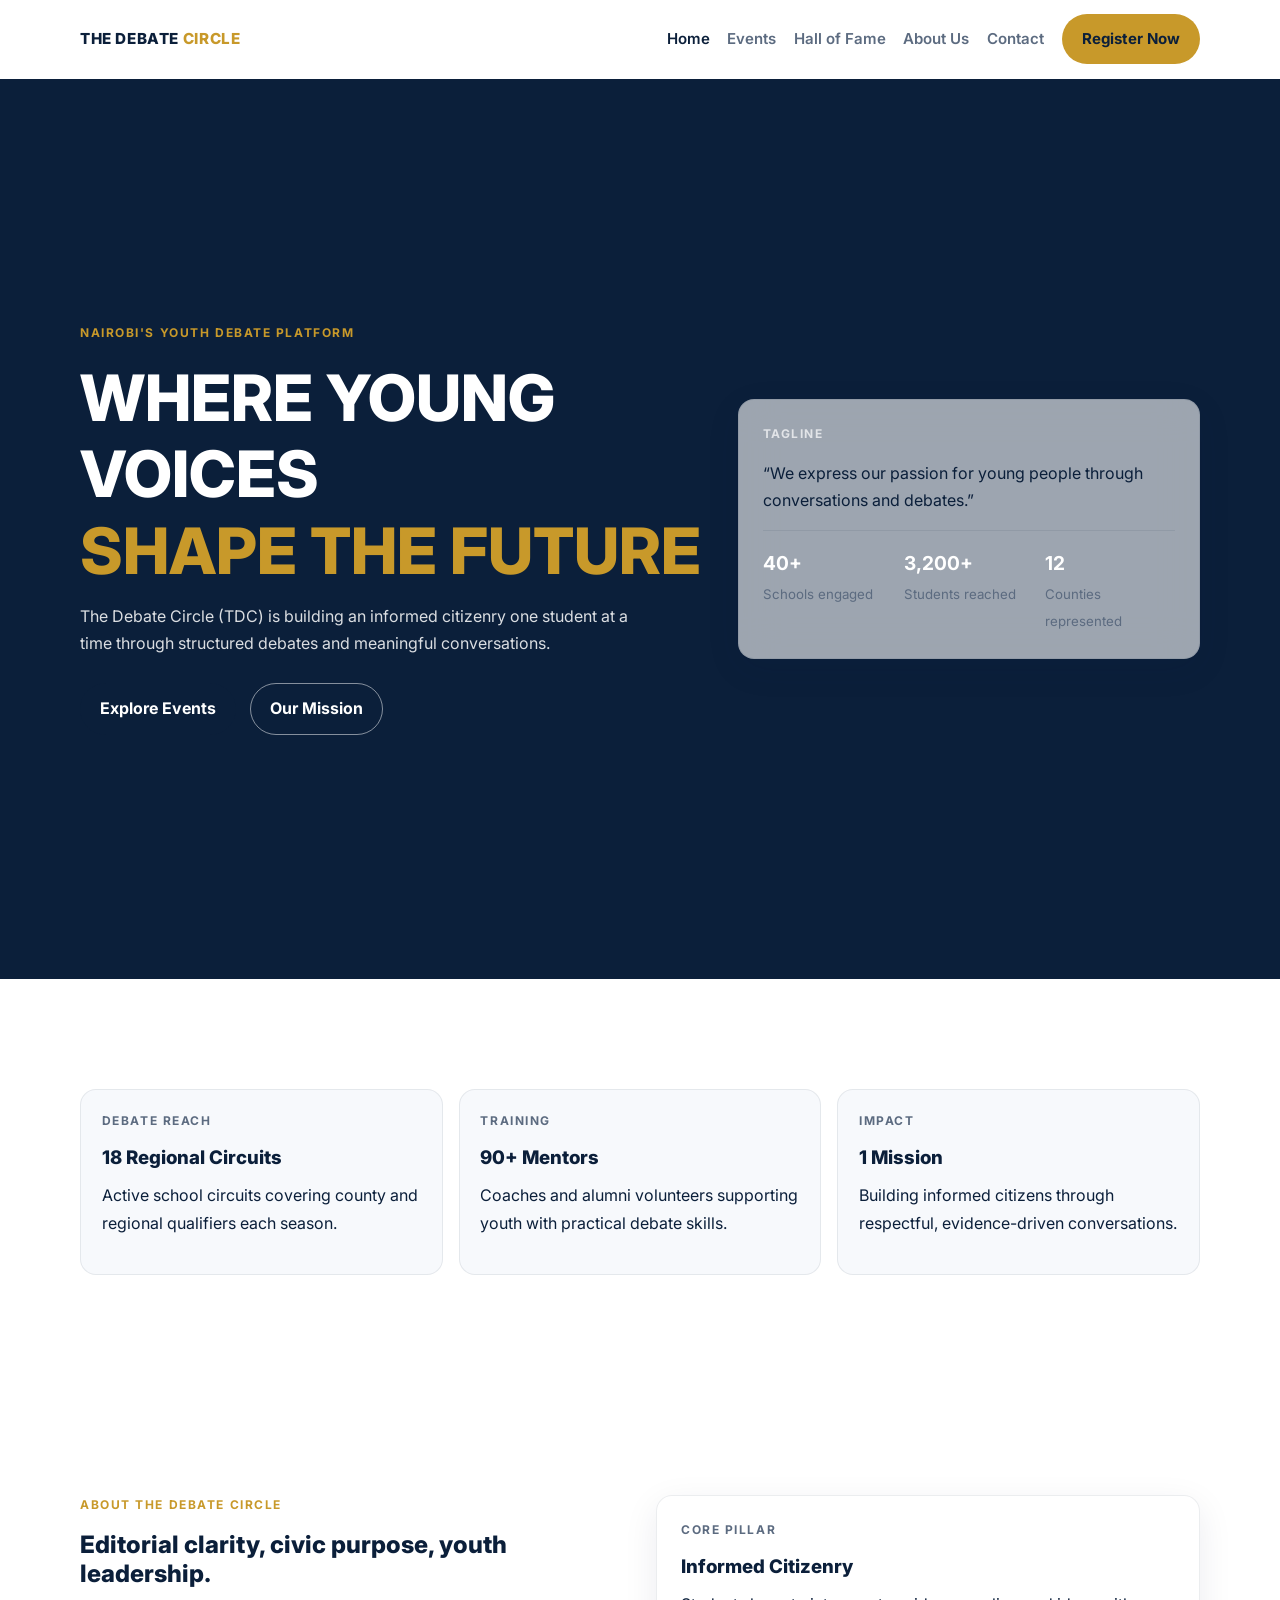
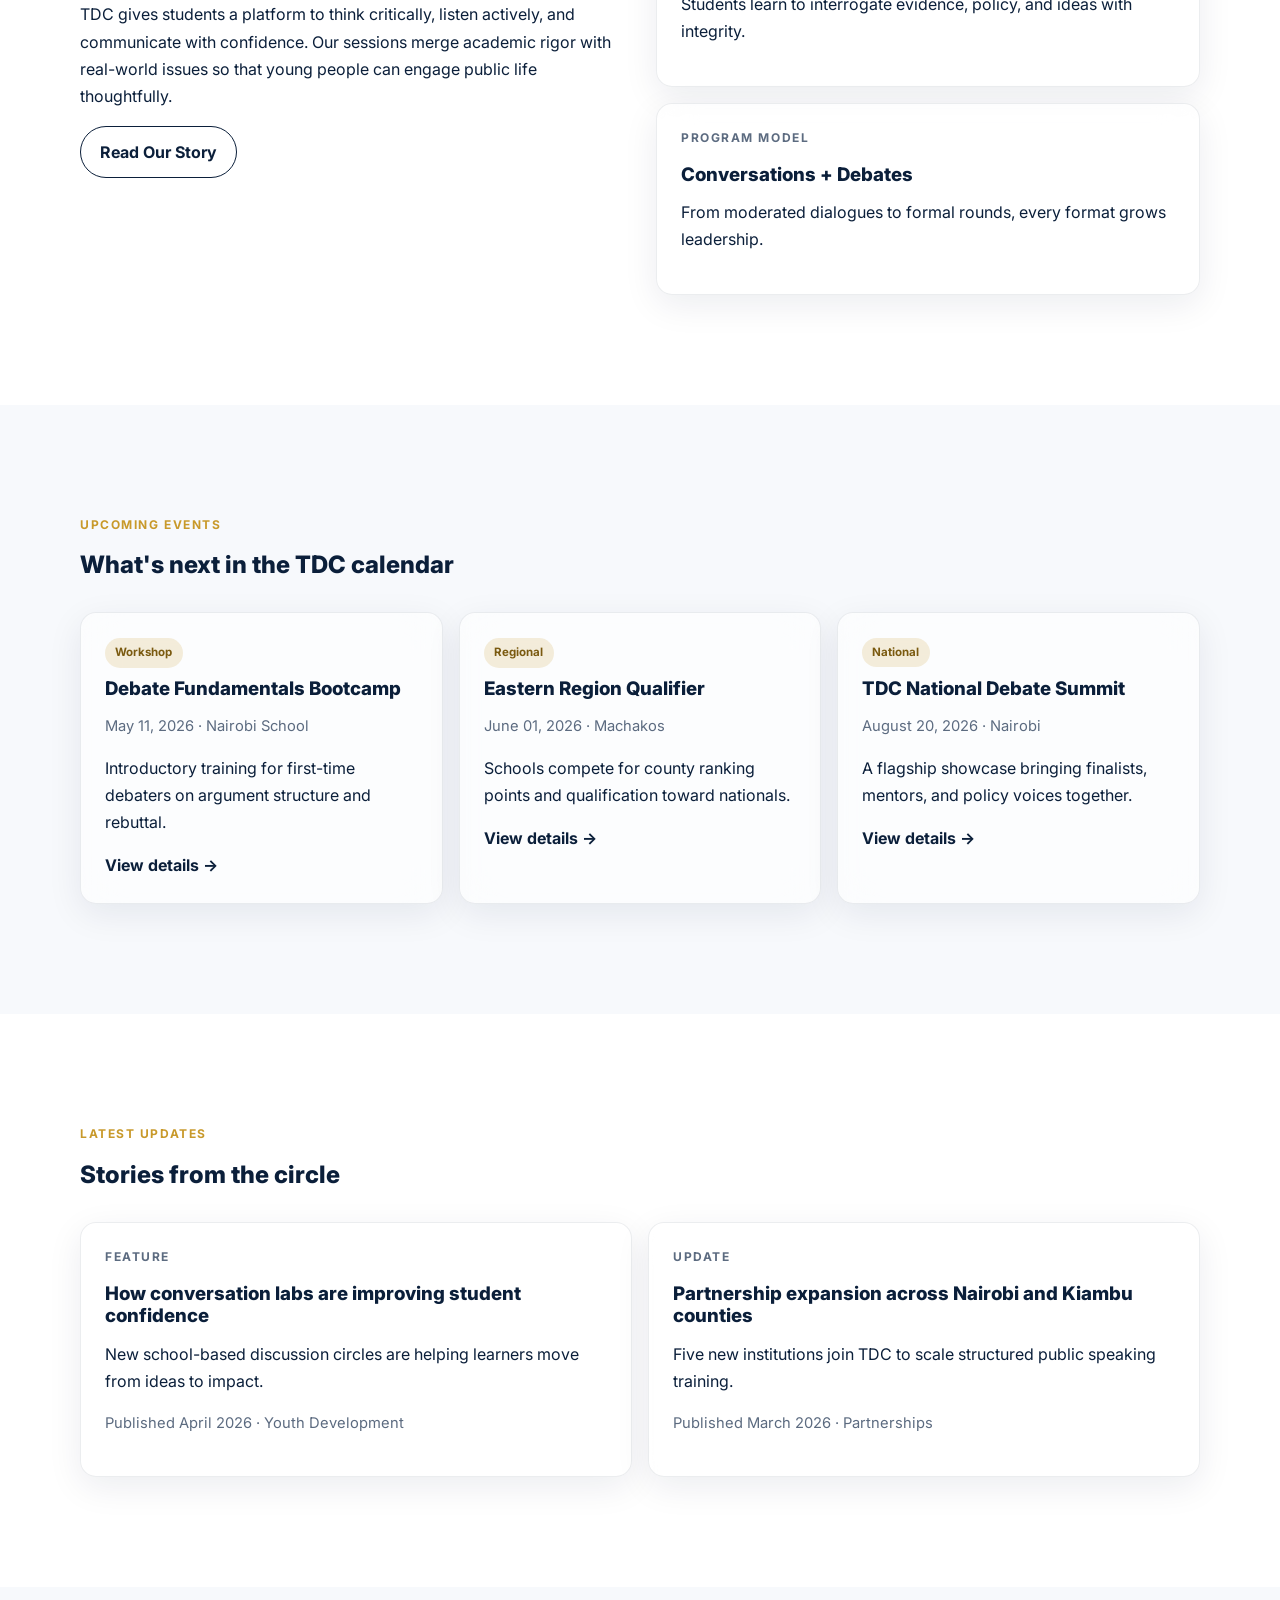
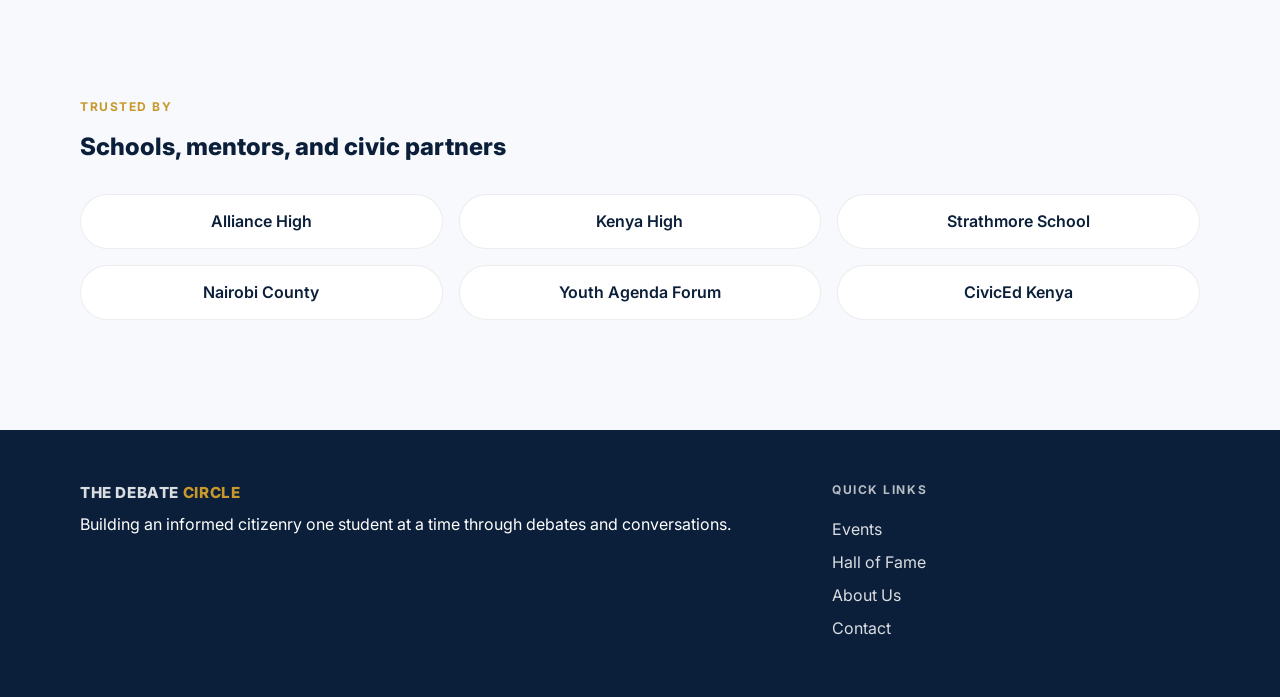
<file: index.html>
<!DOCTYPE html>
<html lang="en">
  <head>
    <meta charset="UTF-8" />
    <meta name="viewport" content="width=device-width, initial-scale=1.0" />
    <title>The Debate Circle | Home</title>
    <link rel="preconnect" href="https://fonts.googleapis.com" />
    <link rel="preconnect" href="https://fonts.gstatic.com" crossorigin />
    <link
      href="https://fonts.googleapis.com/css2?family=Inter:wght@400;500;600;700;800&display=swap"
      rel="stylesheet"
    />
    <link rel="stylesheet" href="styles.css" />
  </head>
  <body>
    <header class="site-header" id="siteHeader">
      <div class="container nav-inner">
        <a class="logo" href="index.html">THE DEBATE <span>CIRCLE</span></a>
        <button class="menu-toggle" id="menuToggle" aria-label="Toggle navigation">☰</button>
        <nav id="siteNav">
          <a href="index.html" class="active">Home</a>
          <a href="events.html">Events</a>
          <a href="hall-of-fame.html">Hall of Fame</a>
          <a href="about.html">About Us</a>
          <a href="contact.html">Contact</a>
          <a href="contact.html" class="btn btn-accent nav-cta">Register Now</a>
        </nav>
      </div>
    </header>

    <main>
      <section class="hero hero-home dark-section">
        <div class="container hero-grid">
          <div class="reveal">
            <p class="eyebrow">Nairobi's youth debate platform</p>
            <h1>
              WHERE YOUNG VOICES <br />
              <span>SHAPE THE FUTURE</span>
            </h1>
            <p class="hero-copy">
              The Debate Circle (TDC) is building an informed citizenry one student at a
              time through structured debates and meaningful conversations.
            </p>
            <div class="hero-actions">
              <a href="events.html" class="btn btn-primary">Explore Events</a>
              <a href="about.html" class="btn btn-outline-light">Our Mission</a>
            </div>
          </div>
          <div class="glass-card hero-panel reveal">
            <p class="label">Tagline</p>
            <p>
              “We express our passion for young people through conversations and debates.”
            </p>
            <div class="divider"></div>
            <div class="hero-meta">
              <div><strong>40+</strong><span>Schools engaged</span></div>
              <div><strong>3,200+</strong><span>Students reached</span></div>
              <div><strong>12</strong><span>Counties represented</span></div>
            </div>
          </div>
        </div>
      </section>

      <section class="stats-strip section-pad">
        <div class="container stats-grid reveal">
          <article>
            <p class="label">Debate Reach</p>
            <h3>18 Regional Circuits</h3>
            <p>Active school circuits covering county and regional qualifiers each season.</p>
          </article>
          <article>
            <p class="label">Training</p>
            <h3>90+ Mentors</h3>
            <p>Coaches and alumni volunteers supporting youth with practical debate skills.</p>
          </article>
          <article>
            <p class="label">Impact</p>
            <h3>1 Mission</h3>
            <p>Building informed citizens through respectful, evidence-driven conversations.</p>
          </article>
        </div>
      </section>

      <section class="section-pad">
        <div class="container split-layout">
          <div class="reveal">
            <p class="eyebrow">About The Debate Circle</p>
            <h2>Editorial clarity, civic purpose, youth leadership.</h2>
            <p>
              TDC gives students a platform to think critically, listen actively, and communicate
              with confidence. Our sessions merge academic rigor with real-world issues so that
              young people can engage public life thoughtfully.
            </p>
            <a href="about.html" class="btn btn-secondary">Read Our Story</a>
          </div>
          <div class="glass-stack reveal">
            <article class="glass-card">
              <p class="label">Core Pillar</p>
              <h3>Informed Citizenry</h3>
              <p>Students learn to interrogate evidence, policy, and ideas with integrity.</p>
            </article>
            <article class="glass-card">
              <p class="label">Program Model</p>
              <h3>Conversations + Debates</h3>
              <p>From moderated dialogues to formal rounds, every format grows leadership.</p>
            </article>
          </div>
        </div>
      </section>

      <section class="section-pad section-alt">
        <div class="container">
          <div class="section-head reveal">
            <p class="eyebrow">Upcoming Events</p>
            <h2>What's next in the TDC calendar</h2>
          </div>
          <div class="card-grid three-col">
            <article class="glass-card reveal">
              <span class="badge">Workshop</span>
              <h3>Debate Fundamentals Bootcamp</h3>
              <p class="meta">May 11, 2026 · Nairobi School</p>
              <p>Introductory training for first-time debaters on argument structure and rebuttal.</p>
              <a href="events.html" class="text-link">View details →</a>
            </article>
            <article class="glass-card reveal">
              <span class="badge">Regional</span>
              <h3>Eastern Region Qualifier</h3>
              <p class="meta">June 01, 2026 · Machakos</p>
              <p>Schools compete for county ranking points and qualification toward nationals.</p>
              <a href="events.html" class="text-link">View details →</a>
            </article>
            <article class="glass-card reveal">
              <span class="badge">National</span>
              <h3>TDC National Debate Summit</h3>
              <p class="meta">August 20, 2026 · Nairobi</p>
              <p>A flagship showcase bringing finalists, mentors, and policy voices together.</p>
              <a href="events.html" class="text-link">View details →</a>
            </article>
          </div>
        </div>
      </section>

      <section class="section-pad">
        <div class="container">
          <div class="section-head reveal">
            <p class="eyebrow">Latest Updates</p>
            <h2>Stories from the circle</h2>
          </div>
          <div class="card-grid two-col">
            <article class="glass-card reveal">
              <p class="label">Feature</p>
              <h3>How conversation labs are improving student confidence</h3>
              <p>New school-based discussion circles are helping learners move from ideas to impact.</p>
              <p class="meta">Published April 2026 · Youth Development</p>
            </article>
            <article class="glass-card reveal">
              <p class="label">Update</p>
              <h3>Partnership expansion across Nairobi and Kiambu counties</h3>
              <p>Five new institutions join TDC to scale structured public speaking training.</p>
              <p class="meta">Published March 2026 · Partnerships</p>
            </article>
          </div>
        </div>
      </section>

      <section class="section-pad section-alt">
        <div class="container reveal">
          <div class="section-head">
            <p class="eyebrow">Trusted By</p>
            <h2>Schools, mentors, and civic partners</h2>
          </div>
          <div class="partners-strip">
            <span>Alliance High</span><span>Kenya High</span><span>Strathmore School</span>
            <span>Nairobi County</span><span>Youth Agenda Forum</span><span>CivicEd Kenya</span>
          </div>
        </div>
      </section>
    </main>

    <footer class="site-footer dark-section">
      <div class="container footer-grid">
        <div>
          <a class="logo" href="index.html">THE DEBATE <span>CIRCLE</span></a>
          <p>Building an informed citizenry one student at a time through debates and conversations.</p>
        </div>
        <div>
          <p class="label">Quick Links</p>
          <a href="events.html">Events</a>
          <a href="hall-of-fame.html">Hall of Fame</a>
          <a href="about.html">About Us</a>
          <a href="contact.html">Contact</a>
        </div>
      </div>
    </footer>
    <script src="script.js"></script>
  </body>
</html>
</file>
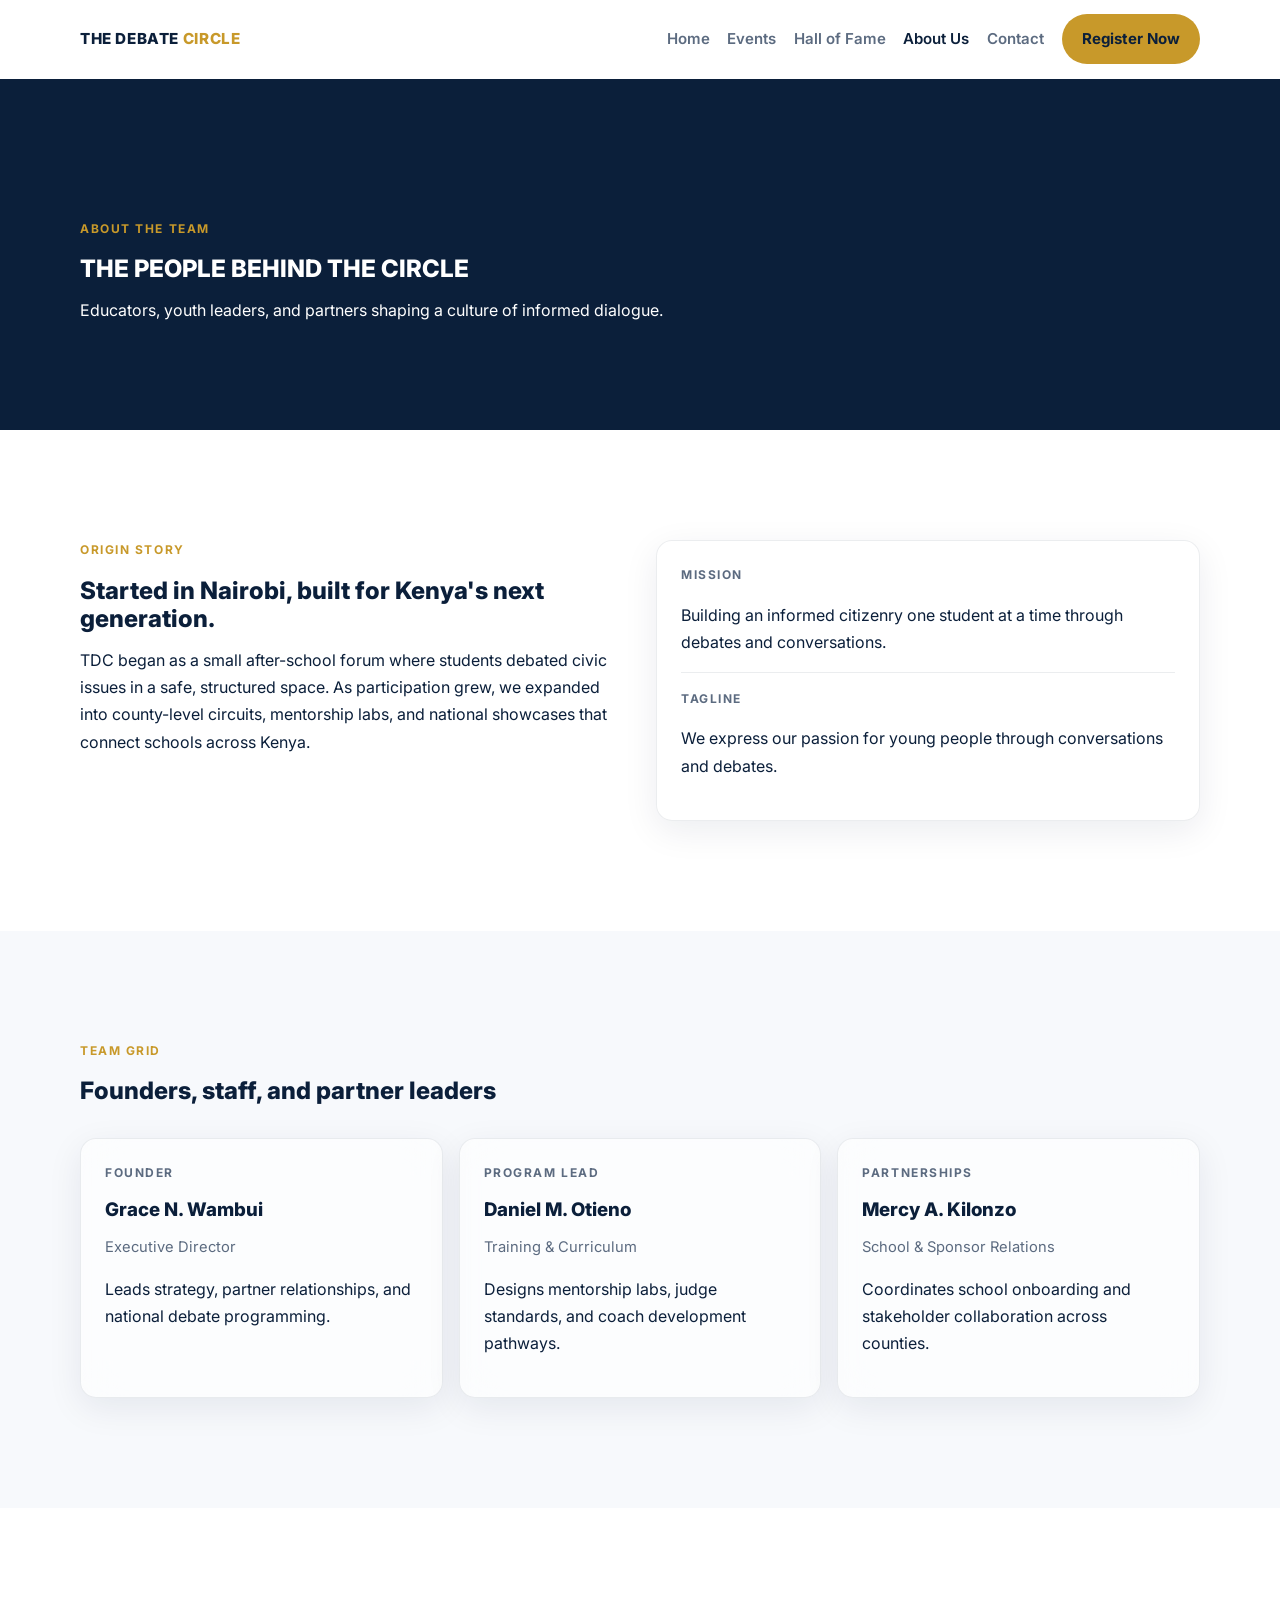
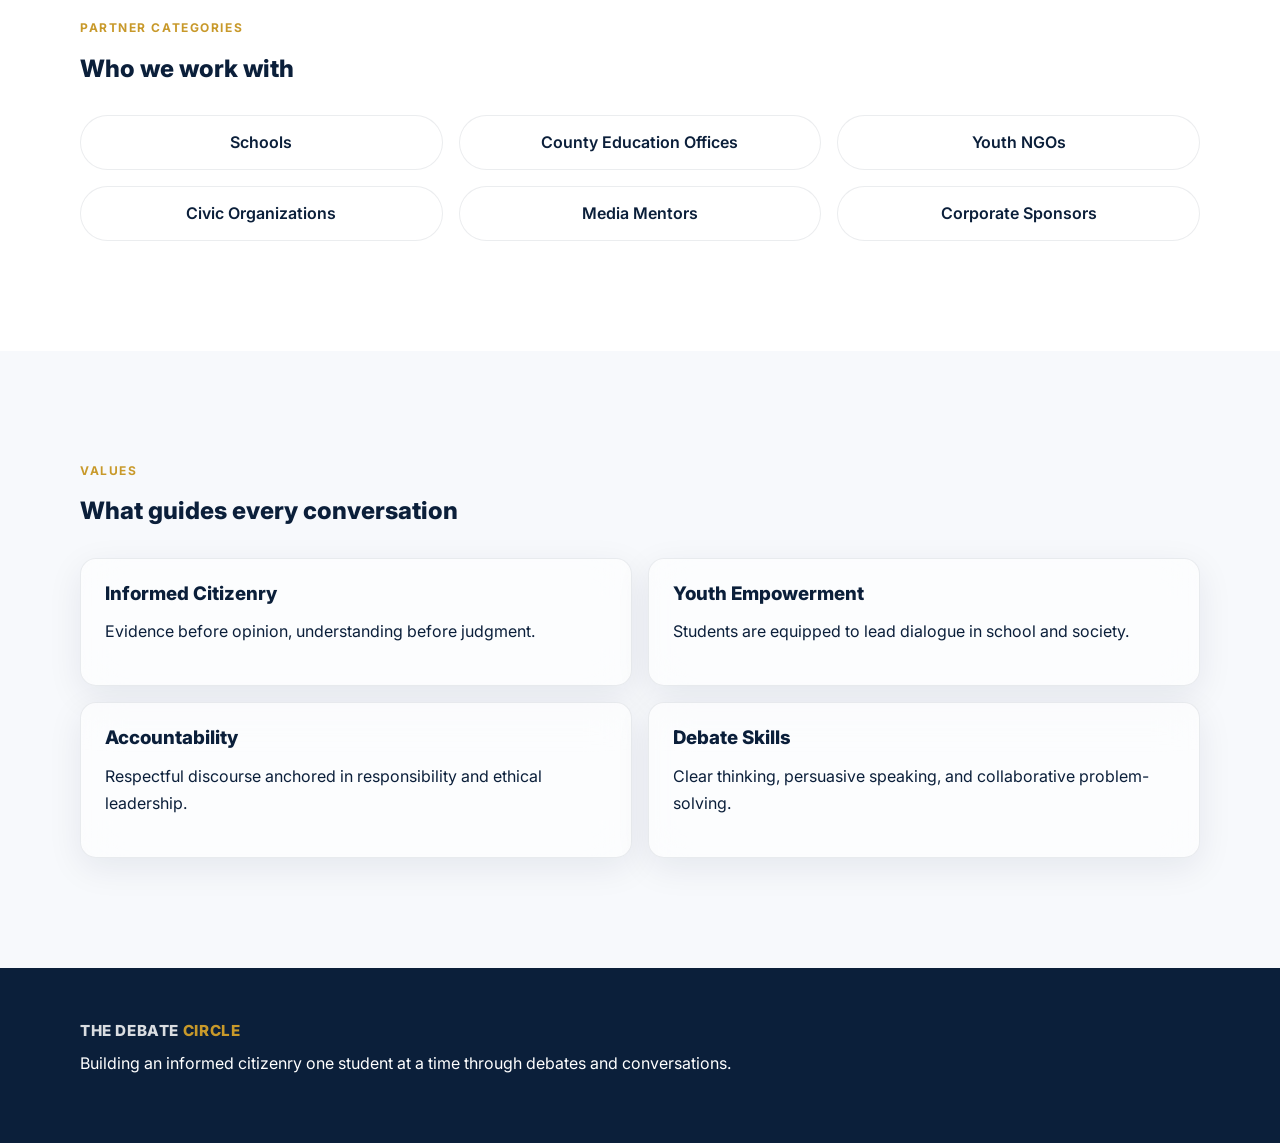
<file: about.html>
<!DOCTYPE html>
<html lang="en">
  <head>
    <meta charset="UTF-8" />
    <meta name="viewport" content="width=device-width, initial-scale=1.0" />
    <title>The Debate Circle | About the Team</title>
    <link rel="preconnect" href="https://fonts.googleapis.com" />
    <link rel="preconnect" href="https://fonts.gstatic.com" crossorigin />
    <link
      href="https://fonts.googleapis.com/css2?family=Inter:wght@400;500;600;700;800&display=swap"
      rel="stylesheet"
    />
    <link rel="stylesheet" href="styles.css" />
  </head>
  <body>
    <header class="site-header" id="siteHeader">
      <div class="container nav-inner">
        <a class="logo" href="index.html">THE DEBATE <span>CIRCLE</span></a>
        <button class="menu-toggle" id="menuToggle" aria-label="Toggle navigation">☰</button>
        <nav id="siteNav">
          <a href="index.html">Home</a>
          <a href="events.html">Events</a>
          <a href="hall-of-fame.html">Hall of Fame</a>
          <a href="about.html" class="active">About Us</a>
          <a href="contact.html">Contact</a>
          <a href="contact.html" class="btn btn-accent nav-cta">Register Now</a>
        </nav>
      </div>
    </header>

    <main>
      <section class="page-hero dark-section">
        <div class="container reveal">
          <p class="eyebrow">About The Team</p>
          <h1>THE PEOPLE BEHIND THE CIRCLE</h1>
          <p>Educators, youth leaders, and partners shaping a culture of informed dialogue.</p>
        </div>
      </section>

      <section class="section-pad">
        <div class="container split-layout">
          <div class="reveal">
            <p class="eyebrow">Origin Story</p>
            <h2>Started in Nairobi, built for Kenya's next generation.</h2>
            <p>
              TDC began as a small after-school forum where students debated civic issues in a
              safe, structured space. As participation grew, we expanded into county-level circuits,
              mentorship labs, and national showcases that connect schools across Kenya.
            </p>
          </div>
          <div class="glass-card reveal">
            <p class="label">Mission</p>
            <p>Building an informed citizenry one student at a time through debates and conversations.</p>
            <div class="divider"></div>
            <p class="label">Tagline</p>
            <p>We express our passion for young people through conversations and debates.</p>
          </div>
        </div>
      </section>

      <section class="section-pad section-alt">
        <div class="container">
          <div class="section-head reveal">
            <p class="eyebrow">Team Grid</p>
            <h2>Founders, staff, and partner leaders</h2>
          </div>
          <div class="card-grid three-col">
            <article class="glass-card reveal">
              <p class="label">Founder</p>
              <h3>Grace N. Wambui</h3>
              <p class="meta">Executive Director</p>
              <p>Leads strategy, partner relationships, and national debate programming.</p>
            </article>
            <article class="glass-card reveal">
              <p class="label">Program Lead</p>
              <h3>Daniel M. Otieno</h3>
              <p class="meta">Training & Curriculum</p>
              <p>Designs mentorship labs, judge standards, and coach development pathways.</p>
            </article>
            <article class="glass-card reveal">
              <p class="label">Partnerships</p>
              <h3>Mercy A. Kilonzo</h3>
              <p class="meta">School & Sponsor Relations</p>
              <p>Coordinates school onboarding and stakeholder collaboration across counties.</p>
            </article>
          </div>
        </div>
      </section>

      <section class="section-pad">
        <div class="container reveal">
          <div class="section-head">
            <p class="eyebrow">Partner Categories</p>
            <h2>Who we work with</h2>
          </div>
          <div class="partners-strip categories">
            <span>Schools</span><span>County Education Offices</span><span>Youth NGOs</span>
            <span>Civic Organizations</span><span>Media Mentors</span><span>Corporate Sponsors</span>
          </div>
        </div>
      </section>

      <section class="section-pad section-alt">
        <div class="container">
          <div class="section-head reveal">
            <p class="eyebrow">Values</p>
            <h2>What guides every conversation</h2>
          </div>
          <div class="card-grid two-col">
            <article class="glass-card reveal"><h3>Informed Citizenry</h3><p>Evidence before opinion, understanding before judgment.</p></article>
            <article class="glass-card reveal"><h3>Youth Empowerment</h3><p>Students are equipped to lead dialogue in school and society.</p></article>
            <article class="glass-card reveal"><h3>Accountability</h3><p>Respectful discourse anchored in responsibility and ethical leadership.</p></article>
            <article class="glass-card reveal"><h3>Debate Skills</h3><p>Clear thinking, persuasive speaking, and collaborative problem-solving.</p></article>
          </div>
        </div>
      </section>
    </main>

    <footer class="site-footer dark-section">
      <div class="container footer-grid">
        <div>
          <a class="logo" href="index.html">THE DEBATE <span>CIRCLE</span></a>
          <p>Building an informed citizenry one student at a time through debates and conversations.</p>
        </div>
      </div>
    </footer>
    <script src="script.js"></script>
  </body>
</html>
</file>
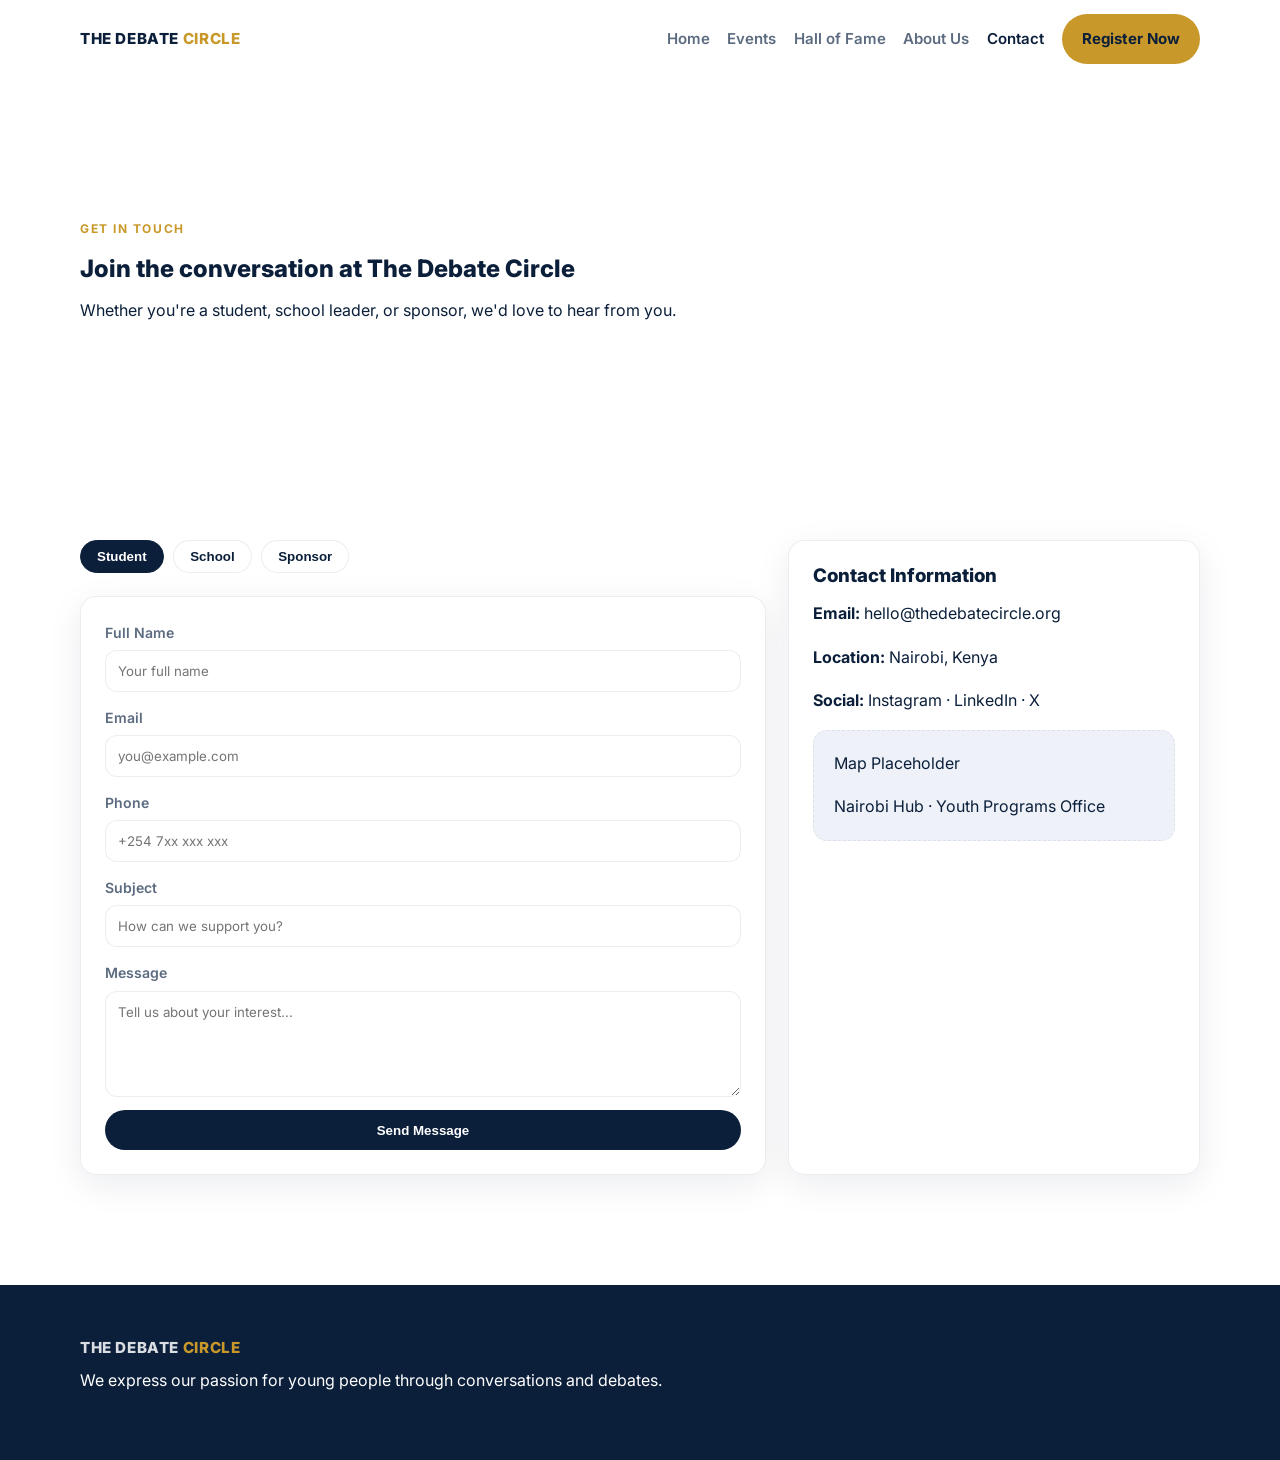
<file: contact.html>
<!DOCTYPE html>
<html lang="en">
  <head>
    <meta charset="UTF-8" />
    <meta name="viewport" content="width=device-width, initial-scale=1.0" />
    <title>The Debate Circle | Contact</title>
    <link rel="preconnect" href="https://fonts.googleapis.com" />
    <link rel="preconnect" href="https://fonts.gstatic.com" crossorigin />
    <link
      href="https://fonts.googleapis.com/css2?family=Inter:wght@400;500;600;700;800&display=swap"
      rel="stylesheet"
    />
    <link rel="stylesheet" href="styles.css" />
  </head>
  <body>
    <header class="site-header" id="siteHeader">
      <div class="container nav-inner">
        <a class="logo" href="index.html">THE DEBATE <span>CIRCLE</span></a>
        <button class="menu-toggle" id="menuToggle" aria-label="Toggle navigation">☰</button>
        <nav id="siteNav">
          <a href="index.html">Home</a>
          <a href="events.html">Events</a>
          <a href="hall-of-fame.html">Hall of Fame</a>
          <a href="about.html">About Us</a>
          <a href="contact.html" class="active">Contact</a>
          <a href="contact.html" class="btn btn-accent nav-cta">Register Now</a>
        </nav>
      </div>
    </header>

    <main>
      <section class="page-hero light-hero">
        <div class="container reveal">
          <p class="eyebrow">Get In Touch</p>
          <h1>Join the conversation at The Debate Circle</h1>
          <p>Whether you're a student, school leader, or sponsor, we'd love to hear from you.</p>
        </div>
      </section>

      <section class="section-pad">
        <div class="container contact-grid">
          <div class="reveal">
            <div class="tabs" data-tab-group="contact-tabs">
              <button class="tab-btn active" data-tab="student">Student</button>
              <button class="tab-btn" data-tab="school">School</button>
              <button class="tab-btn" data-tab="sponsor">Sponsor</button>
            </div>
            <form class="glass-card contact-form" id="contactForm">
              <label>
                Full Name
                <input type="text" name="name" placeholder="Your full name" required />
              </label>
              <label>
                Email
                <input type="email" name="email" placeholder="you@example.com" required />
              </label>
              <label>
                Phone
                <input type="tel" name="phone" placeholder="+254 7xx xxx xxx" />
              </label>
              <label>
                Subject
                <input type="text" name="subject" id="subjectInput" placeholder="How can we support you?" required />
              </label>
              <label>
                Message
                <textarea name="message" rows="5" placeholder="Tell us about your interest..." required></textarea>
              </label>
              <button type="submit" class="btn btn-primary">Send Message</button>
            </form>
          </div>

          <aside class="glass-card reveal contact-info">
            <h3>Contact Information</h3>
            <p><strong>Email:</strong> hello@thedebatecircle.org</p>
            <p><strong>Location:</strong> Nairobi, Kenya</p>
            <p><strong>Social:</strong> Instagram · LinkedIn · X</p>
            <div class="map-placeholder">
              <p>Map Placeholder</p>
              <span>Nairobi Hub · Youth Programs Office</span>
            </div>
          </aside>
        </div>
      </section>
    </main>

    <footer class="site-footer dark-section">
      <div class="container footer-grid">
        <div>
          <a class="logo" href="index.html">THE DEBATE <span>CIRCLE</span></a>
          <p>We express our passion for young people through conversations and debates.</p>
        </div>
      </div>
    </footer>
    <script src="script.js"></script>
  </body>
</html>
</file>
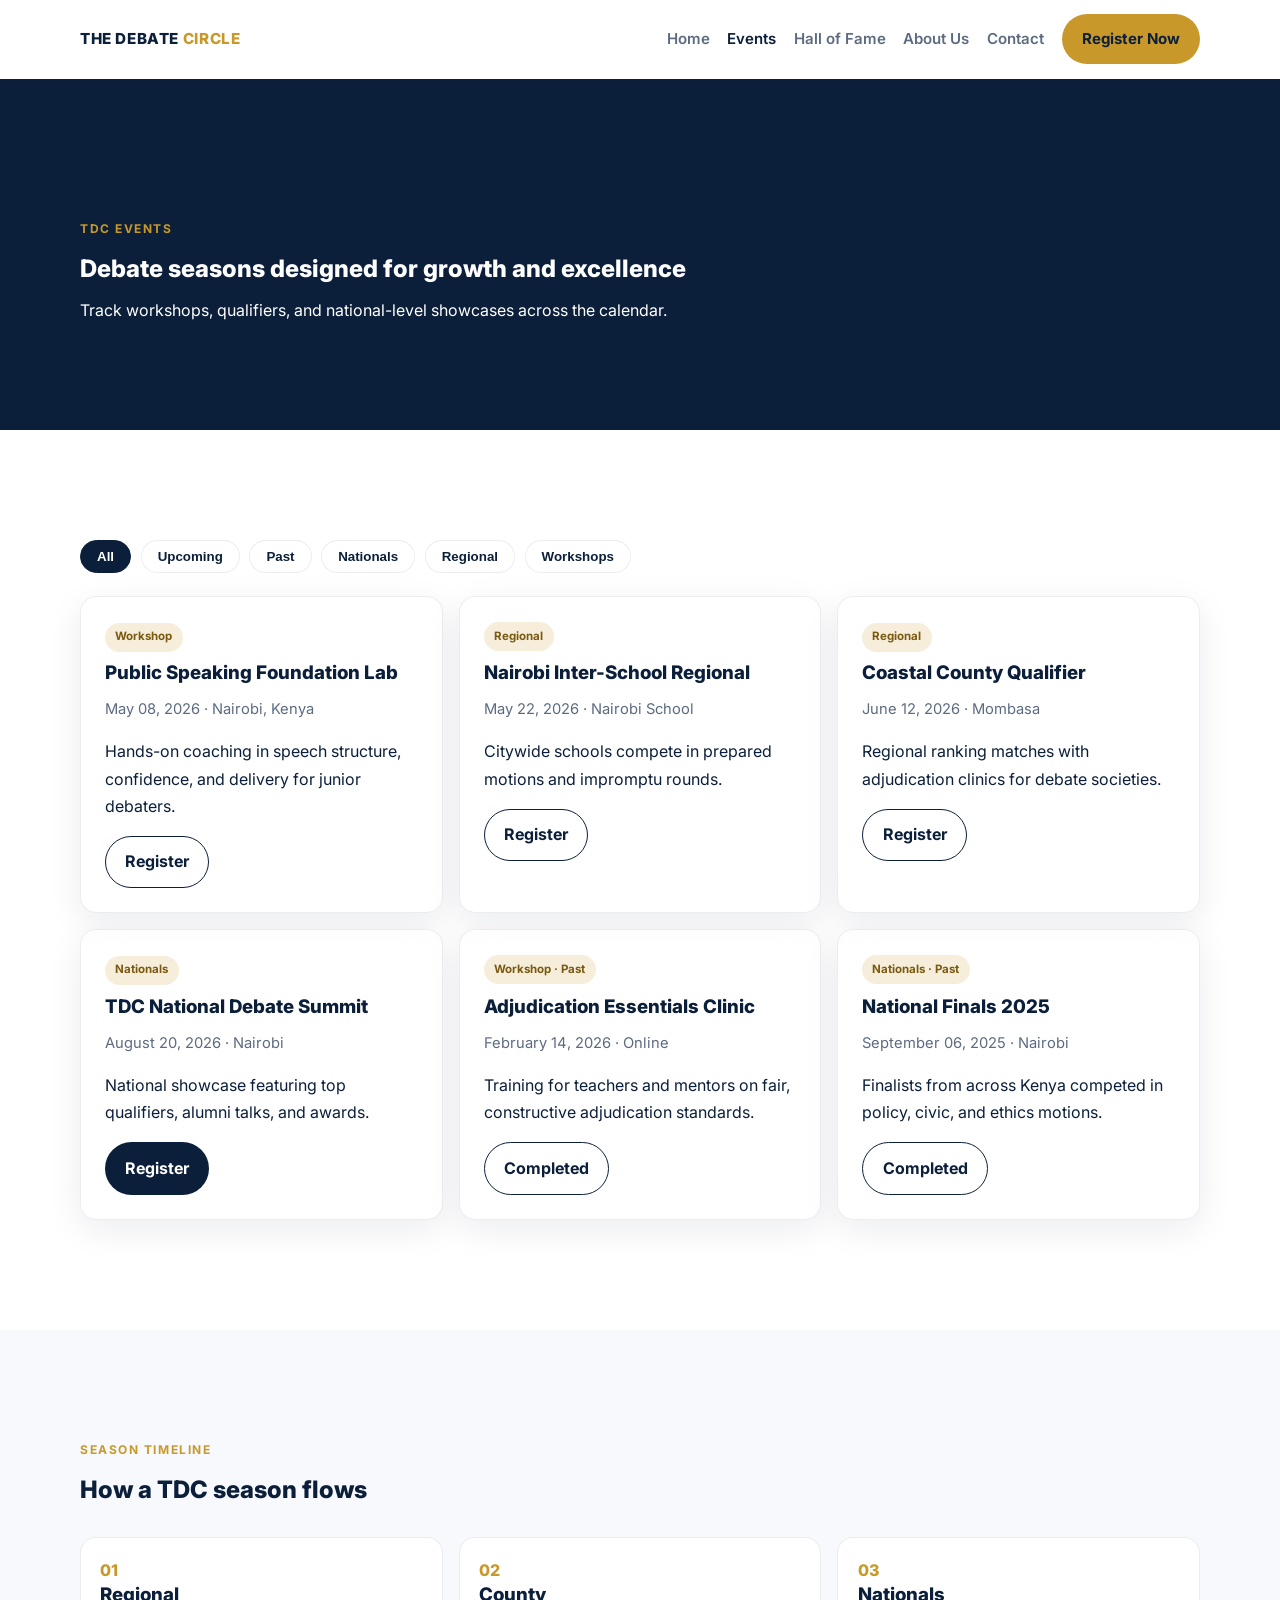
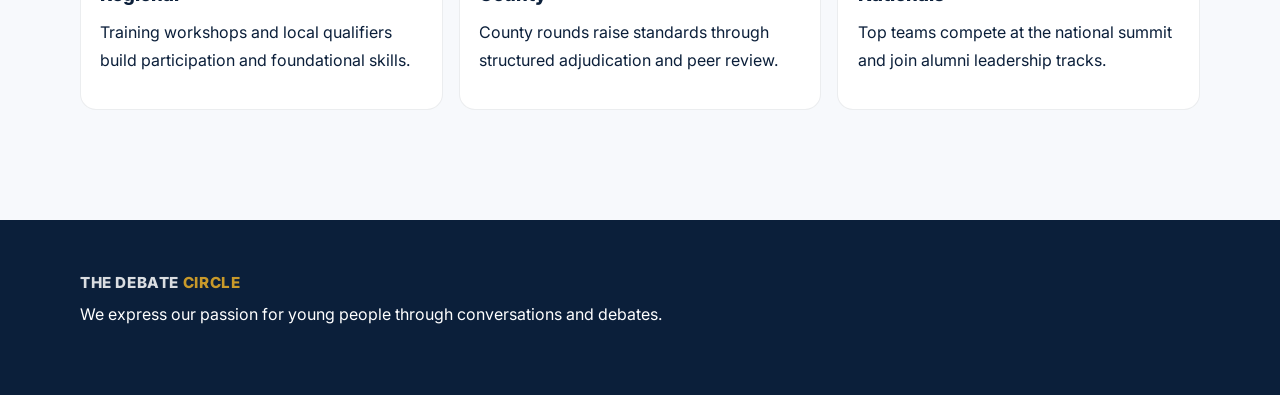
<file: events.html>
<!DOCTYPE html>
<html lang="en">
  <head>
    <meta charset="UTF-8" />
    <meta name="viewport" content="width=device-width, initial-scale=1.0" />
    <title>The Debate Circle | Events</title>
    <link rel="preconnect" href="https://fonts.googleapis.com" />
    <link rel="preconnect" href="https://fonts.gstatic.com" crossorigin />
    <link
      href="https://fonts.googleapis.com/css2?family=Inter:wght@400;500;600;700;800&display=swap"
      rel="stylesheet"
    />
    <link rel="stylesheet" href="styles.css" />
  </head>
  <body>
    <header class="site-header" id="siteHeader">
      <div class="container nav-inner">
        <a class="logo" href="index.html">THE DEBATE <span>CIRCLE</span></a>
        <button class="menu-toggle" id="menuToggle" aria-label="Toggle navigation">☰</button>
        <nav id="siteNav">
          <a href="index.html">Home</a>
          <a href="events.html" class="active">Events</a>
          <a href="hall-of-fame.html">Hall of Fame</a>
          <a href="about.html">About Us</a>
          <a href="contact.html">Contact</a>
          <a href="contact.html" class="btn btn-accent nav-cta">Register Now</a>
        </nav>
      </div>
    </header>

    <main>
      <section class="page-hero dark-section">
        <div class="container reveal">
          <p class="eyebrow">TDC Events</p>
          <h1>Debate seasons designed for growth and excellence</h1>
          <p>Track workshops, qualifiers, and national-level showcases across the calendar.</p>
        </div>
      </section>

      <section class="section-pad">
        <div class="container">
          <div class="filter-bar reveal" id="eventFilters">
            <button class="filter-btn active" data-filter="all">All</button>
            <button class="filter-btn" data-filter="upcoming">Upcoming</button>
            <button class="filter-btn" data-filter="past">Past</button>
            <button class="filter-btn" data-filter="nationals">Nationals</button>
            <button class="filter-btn" data-filter="regional">Regional</button>
            <button class="filter-btn" data-filter="workshops">Workshops</button>
          </div>

          <div class="card-grid three-col" id="eventGrid">
            <article class="glass-card reveal event-card" data-tags="upcoming workshops">
              <span class="badge">Workshop</span>
              <h3>Public Speaking Foundation Lab</h3>
              <p class="meta">May 08, 2026 · Nairobi, Kenya</p>
              <p>Hands-on coaching in speech structure, confidence, and delivery for junior debaters.</p>
              <a href="contact.html" class="btn btn-secondary">Register</a>
            </article>
            <article class="glass-card reveal event-card" data-tags="upcoming regional">
              <span class="badge">Regional</span>
              <h3>Nairobi Inter-School Regional</h3>
              <p class="meta">May 22, 2026 · Nairobi School</p>
              <p>Citywide schools compete in prepared motions and impromptu rounds.</p>
              <a href="contact.html" class="btn btn-secondary">Register</a>
            </article>
            <article class="glass-card reveal event-card" data-tags="upcoming regional">
              <span class="badge">Regional</span>
              <h3>Coastal County Qualifier</h3>
              <p class="meta">June 12, 2026 · Mombasa</p>
              <p>Regional ranking matches with adjudication clinics for debate societies.</p>
              <a href="contact.html" class="btn btn-secondary">Register</a>
            </article>
            <article class="glass-card reveal event-card" data-tags="upcoming nationals">
              <span class="badge">Nationals</span>
              <h3>TDC National Debate Summit</h3>
              <p class="meta">August 20, 2026 · Nairobi</p>
              <p>National showcase featuring top qualifiers, alumni talks, and awards.</p>
              <a href="contact.html" class="btn btn-primary">Register</a>
            </article>
            <article class="glass-card reveal event-card muted" data-tags="past workshops">
              <span class="badge">Workshop · Past</span>
              <h3>Adjudication Essentials Clinic</h3>
              <p class="meta">February 14, 2026 · Online</p>
              <p>Training for teachers and mentors on fair, constructive adjudication standards.</p>
              <a href="#" class="btn btn-secondary" aria-disabled="true">Completed</a>
            </article>
            <article class="glass-card reveal event-card muted" data-tags="past nationals">
              <span class="badge">Nationals · Past</span>
              <h3>National Finals 2025</h3>
              <p class="meta">September 06, 2025 · Nairobi</p>
              <p>Finalists from across Kenya competed in policy, civic, and ethics motions.</p>
              <a href="#" class="btn btn-secondary" aria-disabled="true">Completed</a>
            </article>
          </div>
        </div>
      </section>

      <section class="section-pad section-alt">
        <div class="container reveal">
          <div class="section-head">
            <p class="eyebrow">Season Timeline</p>
            <h2>How a TDC season flows</h2>
          </div>
          <div class="timeline">
            <div class="timeline-step">
              <span>01</span>
              <h3>Regional</h3>
              <p>Training workshops and local qualifiers build participation and foundational skills.</p>
            </div>
            <div class="timeline-step">
              <span>02</span>
              <h3>County</h3>
              <p>County rounds raise standards through structured adjudication and peer review.</p>
            </div>
            <div class="timeline-step">
              <span>03</span>
              <h3>Nationals</h3>
              <p>Top teams compete at the national summit and join alumni leadership tracks.</p>
            </div>
          </div>
        </div>
      </section>
    </main>

    <footer class="site-footer dark-section">
      <div class="container footer-grid">
        <div>
          <a class="logo" href="index.html">THE DEBATE <span>CIRCLE</span></a>
          <p>We express our passion for young people through conversations and debates.</p>
        </div>
      </div>
    </footer>
    <script src="script.js"></script>
  </body>
</html>
</file>
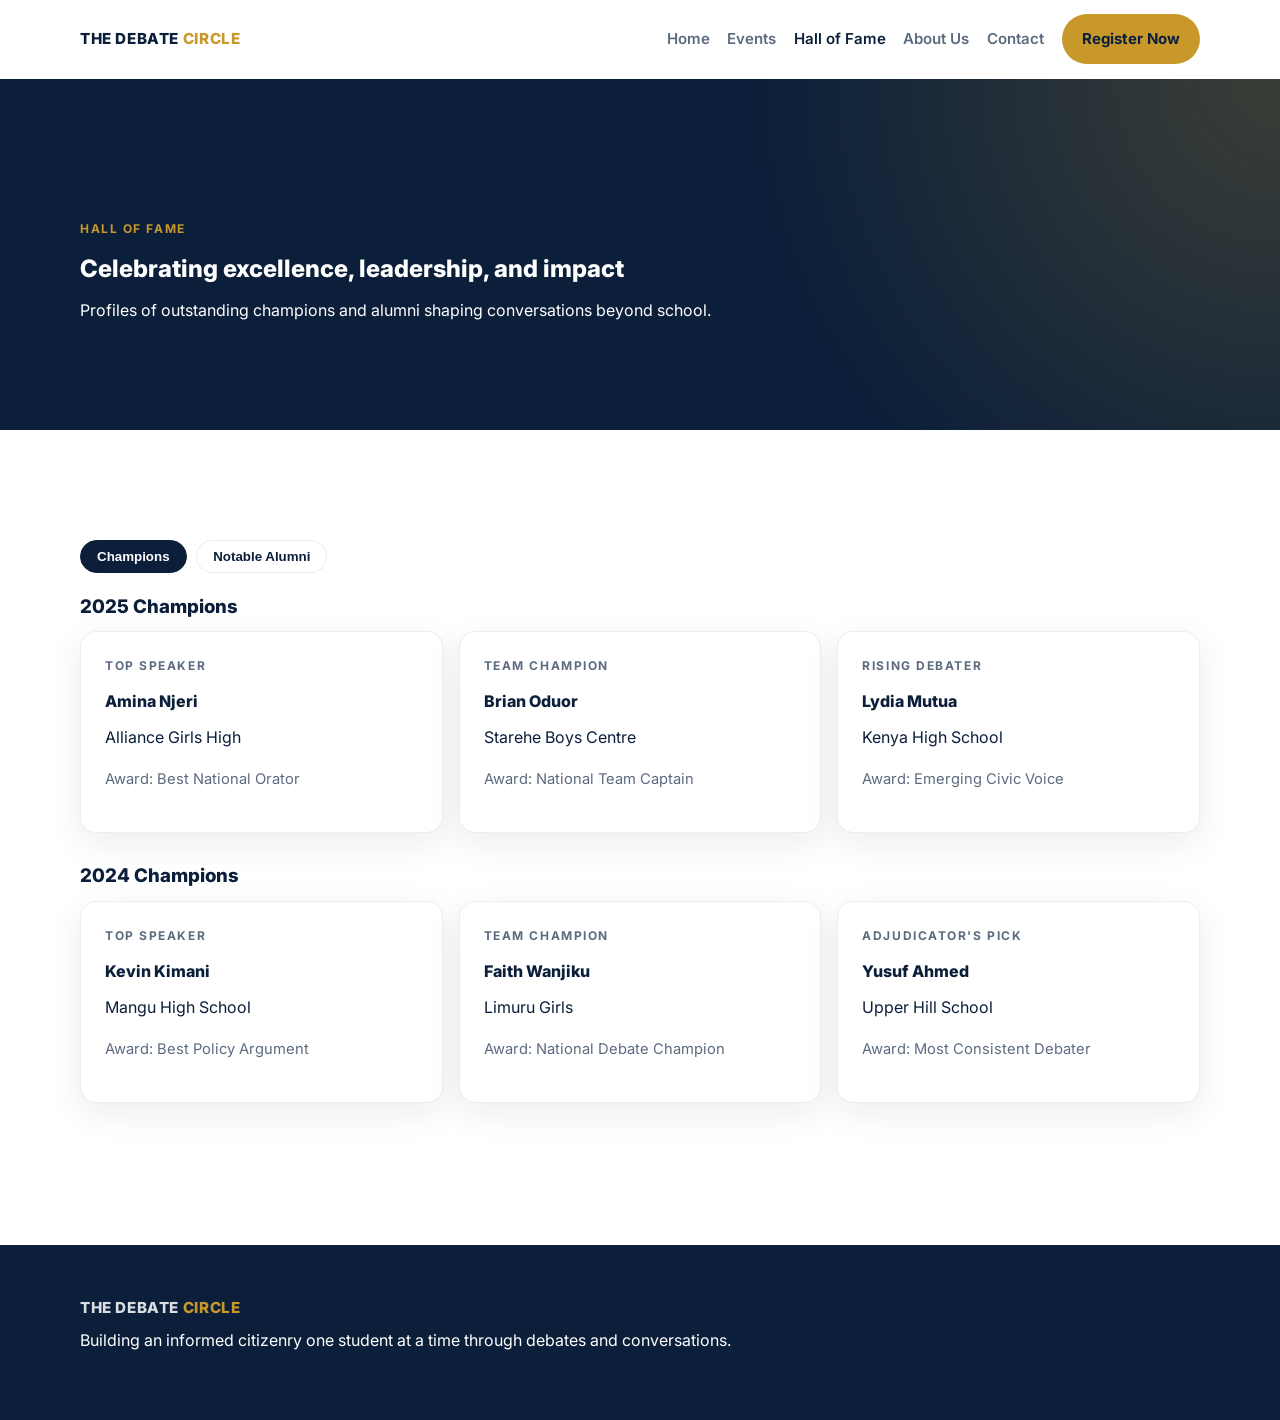
<file: hall-of-fame.html>
<!DOCTYPE html>
<html lang="en">
  <head>
    <meta charset="UTF-8" />
    <meta name="viewport" content="width=device-width, initial-scale=1.0" />
    <title>The Debate Circle | Hall of Fame</title>
    <link rel="preconnect" href="https://fonts.googleapis.com" />
    <link rel="preconnect" href="https://fonts.gstatic.com" crossorigin />
    <link
      href="https://fonts.googleapis.com/css2?family=Inter:wght@400;500;600;700;800&display=swap"
      rel="stylesheet"
    />
    <link rel="stylesheet" href="styles.css" />
  </head>
  <body>
    <header class="site-header" id="siteHeader">
      <div class="container nav-inner">
        <a class="logo" href="index.html">THE DEBATE <span>CIRCLE</span></a>
        <button class="menu-toggle" id="menuToggle" aria-label="Toggle navigation">☰</button>
        <nav id="siteNav">
          <a href="index.html">Home</a>
          <a href="events.html">Events</a>
          <a href="hall-of-fame.html" class="active">Hall of Fame</a>
          <a href="about.html">About Us</a>
          <a href="contact.html">Contact</a>
          <a href="contact.html" class="btn btn-accent nav-cta">Register Now</a>
        </nav>
      </div>
    </header>

    <main>
      <section class="page-hero dark-section fame-hero">
        <div class="container reveal">
          <p class="eyebrow">Hall of Fame</p>
          <h1>Celebrating excellence, leadership, and impact</h1>
          <p>Profiles of outstanding champions and alumni shaping conversations beyond school.</p>
        </div>
      </section>

      <section class="section-pad">
        <div class="container">
          <div class="tabs reveal" data-tab-group="fame-tabs">
            <button class="tab-btn active" data-tab="champions">Champions</button>
            <button class="tab-btn" data-tab="alumni">Notable Alumni</button>
          </div>

          <div class="tab-panel active" data-panel="champions" data-tab-group="fame-tabs">
            <div class="year-block reveal">
              <h3>2025 Champions</h3>
              <div class="card-grid three-col">
                <article class="glass-card">
                  <p class="label">Top Speaker</p>
                  <h4>Amina Njeri</h4>
                  <p>Alliance Girls High</p>
                  <p class="meta">Award: Best National Orator</p>
                </article>
                <article class="glass-card">
                  <p class="label">Team Champion</p>
                  <h4>Brian Oduor</h4>
                  <p>Starehe Boys Centre</p>
                  <p class="meta">Award: National Team Captain</p>
                </article>
                <article class="glass-card">
                  <p class="label">Rising Debater</p>
                  <h4>Lydia Mutua</h4>
                  <p>Kenya High School</p>
                  <p class="meta">Award: Emerging Civic Voice</p>
                </article>
              </div>
            </div>

            <div class="year-block reveal">
              <h3>2024 Champions</h3>
              <div class="card-grid three-col">
                <article class="glass-card">
                  <p class="label">Top Speaker</p>
                  <h4>Kevin Kimani</h4>
                  <p>Mangu High School</p>
                  <p class="meta">Award: Best Policy Argument</p>
                </article>
                <article class="glass-card">
                  <p class="label">Team Champion</p>
                  <h4>Faith Wanjiku</h4>
                  <p>Limuru Girls</p>
                  <p class="meta">Award: National Debate Champion</p>
                </article>
                <article class="glass-card">
                  <p class="label">Adjudicator's Pick</p>
                  <h4>Yusuf Ahmed</h4>
                  <p>Upper Hill School</p>
                  <p class="meta">Award: Most Consistent Debater</p>
                </article>
              </div>
            </div>
          </div>

          <div class="tab-panel" data-panel="alumni" data-tab-group="fame-tabs">
            <div class="card-grid three-col">
              <article class="glass-card reveal alumni-card">
                <div class="avatar-placeholder">AN</div>
                <h4>Amina Njeri</h4>
                <p class="meta">Policy Analyst · Class of 2021</p>
                <p>Now leading youth civic literacy workshops in Nairobi and Kisumu counties.</p>
              </article>
              <article class="glass-card reveal alumni-card">
                <div class="avatar-placeholder">BK</div>
                <h4>Brian Kiptoo</h4>
                <p class="meta">Law Student · Class of 2020</p>
                <p>Mentors junior debaters and supports legal literacy forums in public schools.</p>
              </article>
              <article class="glass-card reveal alumni-card">
                <div class="avatar-placeholder">CM</div>
                <h4>Caroline Muli</h4>
                <p class="meta">Journalist · Class of 2019</p>
                <p>Uses debate training in newsroom analysis and youth-focused civic reporting.</p>
              </article>
            </div>
          </div>
        </div>
      </section>
    </main>

    <footer class="site-footer dark-section">
      <div class="container footer-grid">
        <div>
          <a class="logo" href="index.html">THE DEBATE <span>CIRCLE</span></a>
          <p>Building an informed citizenry one student at a time through debates and conversations.</p>
        </div>
      </div>
    </footer>
    <script src="script.js"></script>
  </body>
</html>
</file>
<file: styles.css>
:root {
  --white: #ffffff;
  --navy: #0b1f3a;
  --gold: #c8992a;
  --light-bg: #f7f9fc;
  --muted: #5c6b80;
  --border: rgba(11, 31, 58, 0.08);
  --glass: rgba(255, 255, 255, 0.6);
  --shadow: 0 10px 35px rgba(11, 31, 58, 0.08);
  --radius: 16px;
}

* { box-sizing: border-box; }
html { scroll-behavior: smooth; }
body {
  margin: 0;
  font-family: "Inter", sans-serif;
  color: var(--navy);
  background: var(--white);
  line-height: 1.7;
}

h1, h2, h3, h4 { line-height: 1.2; margin: 0 0 0.8rem; font-weight: 800; }
p { margin: 0 0 1rem; }
a { color: inherit; text-decoration: none; }

.container { width: min(1120px, 92vw); margin: 0 auto; }
.section-pad { padding: 110px 0; }
.section-alt { background: var(--light-bg); }
.dark-section { background: var(--navy); color: var(--white); }

.eyebrow, .label {
  text-transform: uppercase;
  letter-spacing: 0.13em;
  font-size: 0.75rem;
  font-weight: 700;
  margin-bottom: 1rem;
}
.eyebrow { color: var(--gold); }
.label { color: var(--muted); }
.dark-section .label { color: rgba(255,255,255,0.7); }

.site-header {
  position: sticky;
  top: 0;
  z-index: 20;
  background: var(--white);
  border-bottom: 1px solid transparent;
  transition: 0.3s ease;
}
.site-header.scrolled {
  background: rgba(255,255,255,0.75);
  backdrop-filter: blur(20px);
  border-color: var(--border);
}
.nav-inner { display: flex; align-items: center; justify-content: space-between; min-height: 78px; gap: 1rem; }
.logo { font-weight: 800; letter-spacing: 0.04em; font-size: 0.95rem; }
.logo span { color: var(--gold); }
nav { display: flex; align-items: center; gap: 1.1rem; }
nav a { font-weight: 600; font-size: 0.94rem; color: var(--muted); }
nav a.active, nav a:hover { color: var(--navy); }
.menu-toggle { display: none; background: none; border: none; font-size: 1.5rem; color: var(--navy); }

.hero { min-height: 100vh; display: grid; align-items: center; }
.hero-grid { display: grid; grid-template-columns: 1.15fr 0.85fr; gap: 2rem; align-items: center; }
.hero h1 { font-size: clamp(2rem, 5vw, 4.5rem); }
.hero h1 span { color: var(--gold); }
.hero-copy { max-width: 56ch; color: rgba(255,255,255,0.85); }
.hero-actions { display: flex; gap: 0.85rem; flex-wrap: wrap; margin-top: 1.6rem; }

.btn {
  display: inline-flex;
  align-items: center;
  justify-content: center;
  border-radius: 999px;
  padding: 0.72rem 1.2rem;
  font-weight: 700;
  border: 1px solid transparent;
  transition: transform 0.24s ease, box-shadow 0.24s ease, background 0.24s ease;
}
.btn:hover { transform: translateY(-2px); box-shadow: 0 8px 18px rgba(11,31,58,0.16); }
.btn-primary { background: var(--navy); color: var(--white); }
.btn-secondary { border-color: var(--navy); color: var(--navy); background: transparent; }
.btn-accent { background: var(--gold); color: var(--navy); }
.btn-outline-light { border-color: rgba(255,255,255,0.5); color: var(--white); }

.glass-card {
  background: var(--glass);
  backdrop-filter: blur(20px);
  border: 1px solid var(--border);
  box-shadow: var(--shadow);
  border-radius: var(--radius);
  padding: 1.5rem;
}

.hero-panel p { color: var(--navy); }
.hero-meta { display: grid; grid-template-columns: repeat(3, 1fr); gap: 0.7rem; }
.hero-meta strong { font-size: 1.2rem; display: block; }
.hero-meta span { font-size: 0.83rem; color: var(--muted); }
.divider { border-top: 1px solid var(--border); margin: 1rem 0; }

.stats-grid, .card-grid { display: grid; gap: 1rem; }
.stats-grid { grid-template-columns: repeat(3, 1fr); }
.stats-grid article { background: var(--light-bg); border: 1px solid var(--border); border-radius: var(--radius); padding: 1.3rem; }

.split-layout { display: grid; grid-template-columns: 1fr 1fr; gap: 2rem; align-items: start; }
.glass-stack { display: grid; gap: 1rem; }
.section-head { margin-bottom: 2rem; }
.three-col { grid-template-columns: repeat(3, 1fr); }
.two-col { grid-template-columns: repeat(2, 1fr); }
.badge {
  display: inline-block;
  border-radius: 999px;
  font-size: 0.72rem;
  padding: 0.3rem 0.65rem;
  background: rgba(200,153,42,0.17);
  color: #7a5a10;
  font-weight: 700;
  margin-bottom: 0.7rem;
}
.meta { color: var(--muted); font-size: 0.92rem; }
.text-link { color: var(--navy); font-weight: 700; }

.partners-strip {
  display: grid;
  grid-template-columns: repeat(3, minmax(160px, 1fr));
  gap: 1rem;
}
.partners-strip span {
  text-align: center;
  background: var(--white);
  border: 1px solid var(--border);
  border-radius: 999px;
  padding: 0.8rem;
  font-weight: 600;
}

.page-hero { padding: 140px 0 90px; }
.light-hero { background: var(--white); }
.fame-hero { background: radial-gradient(circle at top right, rgba(200,153,42,0.25), transparent 40%), var(--navy); }

.filter-bar, .tabs {
  display: flex;
  gap: 0.6rem;
  flex-wrap: wrap;
  margin-bottom: 1.4rem;
}
.filter-btn, .tab-btn {
  border: 1px solid var(--border);
  background: var(--white);
  color: var(--navy);
  border-radius: 999px;
  padding: 0.5rem 1rem;
  font-weight: 600;
  cursor: pointer;
}
.filter-btn.active, .tab-btn.active { background: var(--navy); color: var(--white); border-color: var(--navy); }
.event-card.muted { opacity: 0.68; }

.timeline { display: grid; grid-template-columns: repeat(3, 1fr); gap: 1rem; }
.timeline-step {
  background: var(--white);
  border: 1px solid var(--border);
  border-radius: var(--radius);
  padding: 1.2rem;
}
.timeline-step span { color: var(--gold); font-weight: 800; }

.tab-panel { display: none; }
.tab-panel.active { display: block; }
.year-block { margin-bottom: 2rem; }
.avatar-placeholder {
  width: 60px;
  height: 60px;
  border-radius: 50%;
  background: rgba(11,31,58,0.08);
  display: grid;
  place-items: center;
  font-weight: 800;
  color: var(--navy);
  margin-bottom: 0.7rem;
}

.contact-grid { display: grid; grid-template-columns: 1.25fr 0.75fr; gap: 1.4rem; }
.contact-form { display: grid; gap: 0.85rem; }
.contact-form label { font-size: 0.88rem; font-weight: 600; color: var(--muted); display: grid; gap: 0.35rem; }
.contact-form input, .contact-form textarea {
  width: 100%;
  border: 1px solid var(--border);
  border-radius: 12px;
  padding: 0.75rem;
  font-family: inherit;
}
.map-placeholder {
  margin-top: 1rem;
  border: 1px dashed var(--border);
  border-radius: 14px;
  padding: 1.2rem;
  background: #eef2f8;
}

.site-footer { padding: 50px 0; }
.footer-grid { display: grid; grid-template-columns: 2fr 1fr; gap: 1rem; }
.footer-grid a { display: block; margin-bottom: 0.35rem; color: rgba(255,255,255,0.85); }

.reveal {
  opacity: 0;
  transform: translateY(30px);
  transition: opacity 0.7s ease, transform 0.7s ease;
}
.reveal.is-visible {
  opacity: 1;
  transform: translateY(0);
}

@media (max-width: 980px) {
  .hero-grid, .split-layout, .contact-grid, .footer-grid { grid-template-columns: 1fr; }
  .three-col, .timeline, .stats-grid { grid-template-columns: repeat(2, 1fr); }
}

@media (max-width: 760px) {
  .menu-toggle { display: block; }
  nav {
    position: absolute;
    left: 4vw;
    right: 4vw;
    top: 74px;
    background: rgba(255,255,255,0.92);
    backdrop-filter: blur(20px);
    border: 1px solid var(--border);
    border-radius: 14px;
    padding: 1rem;
    display: none;
    flex-direction: column;
    align-items: flex-start;
  }
  nav.open { display: flex; }
  .nav-cta { margin-top: 0.2rem; }
  .section-pad { padding: 85px 0; }
  .three-col, .two-col, .partners-strip, .stats-grid { grid-template-columns: 1fr; }
  .hero-meta { grid-template-columns: 1fr; }
}
</file>
